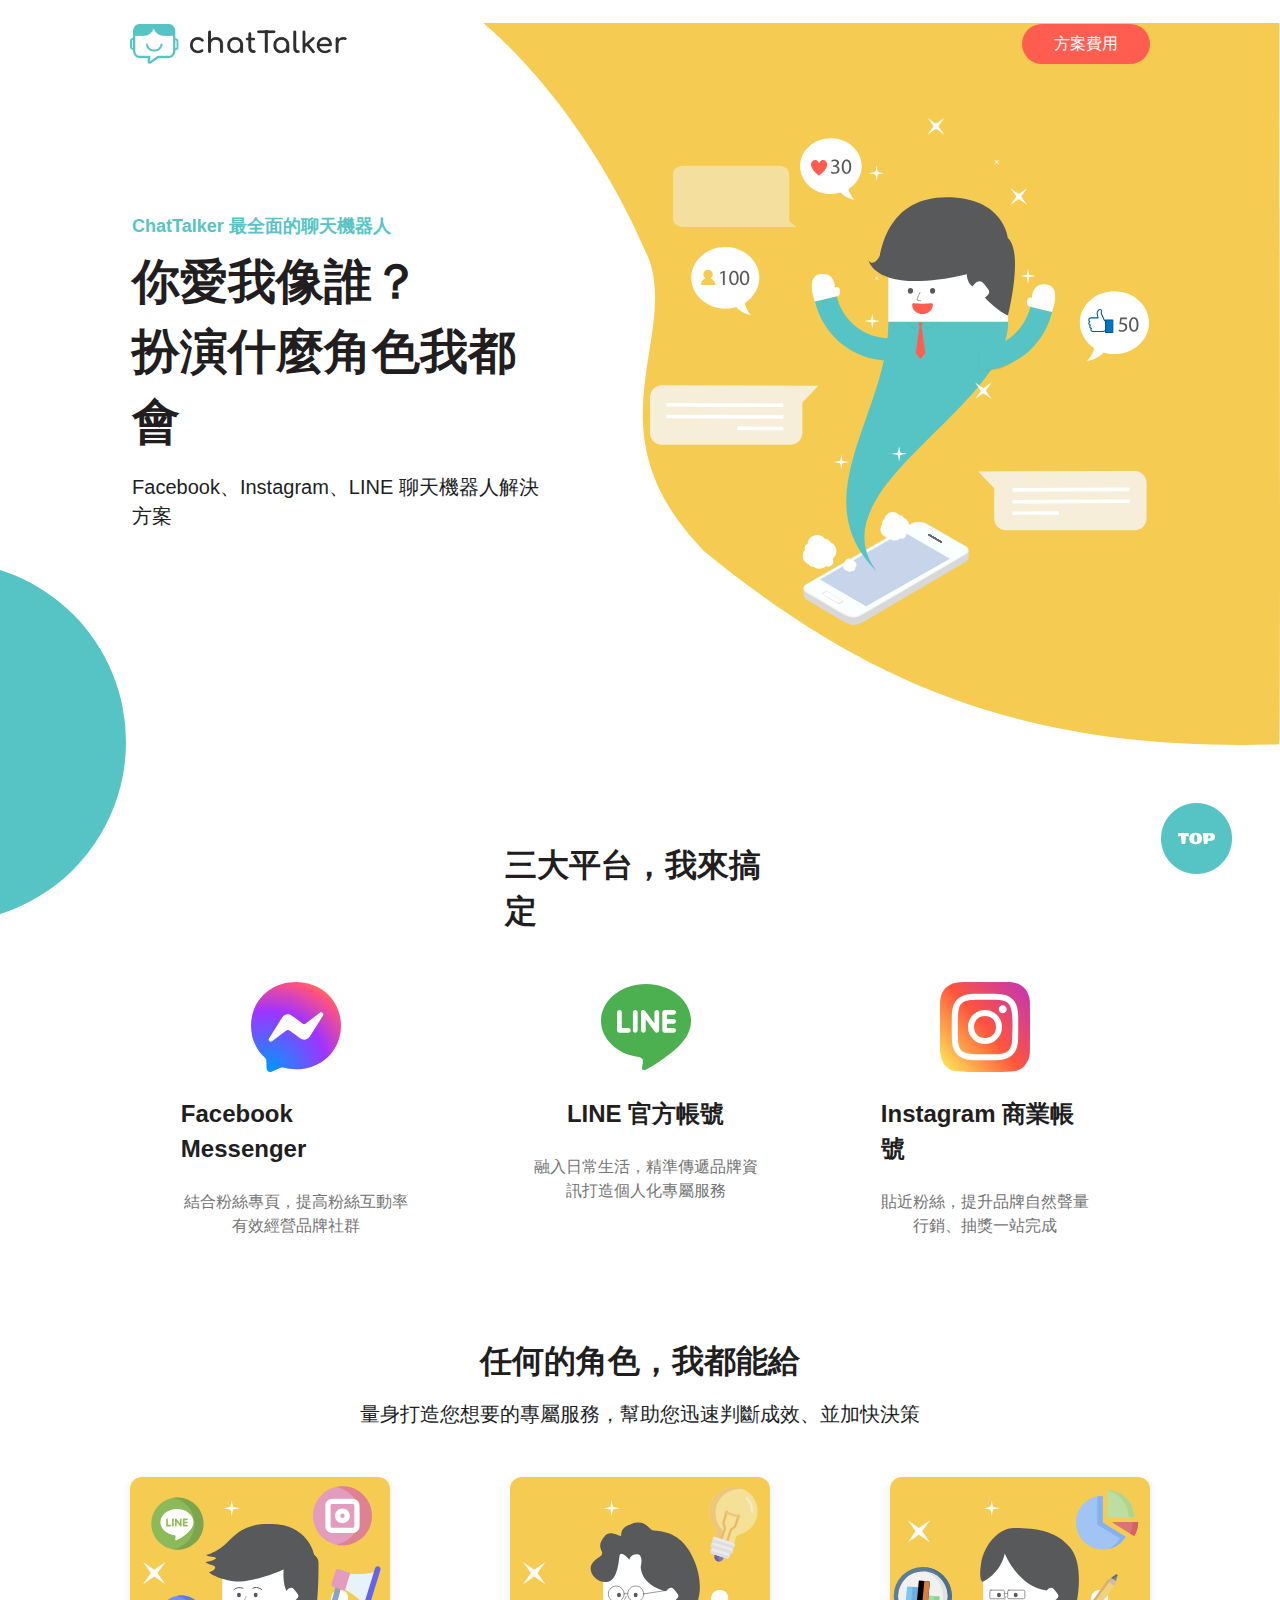
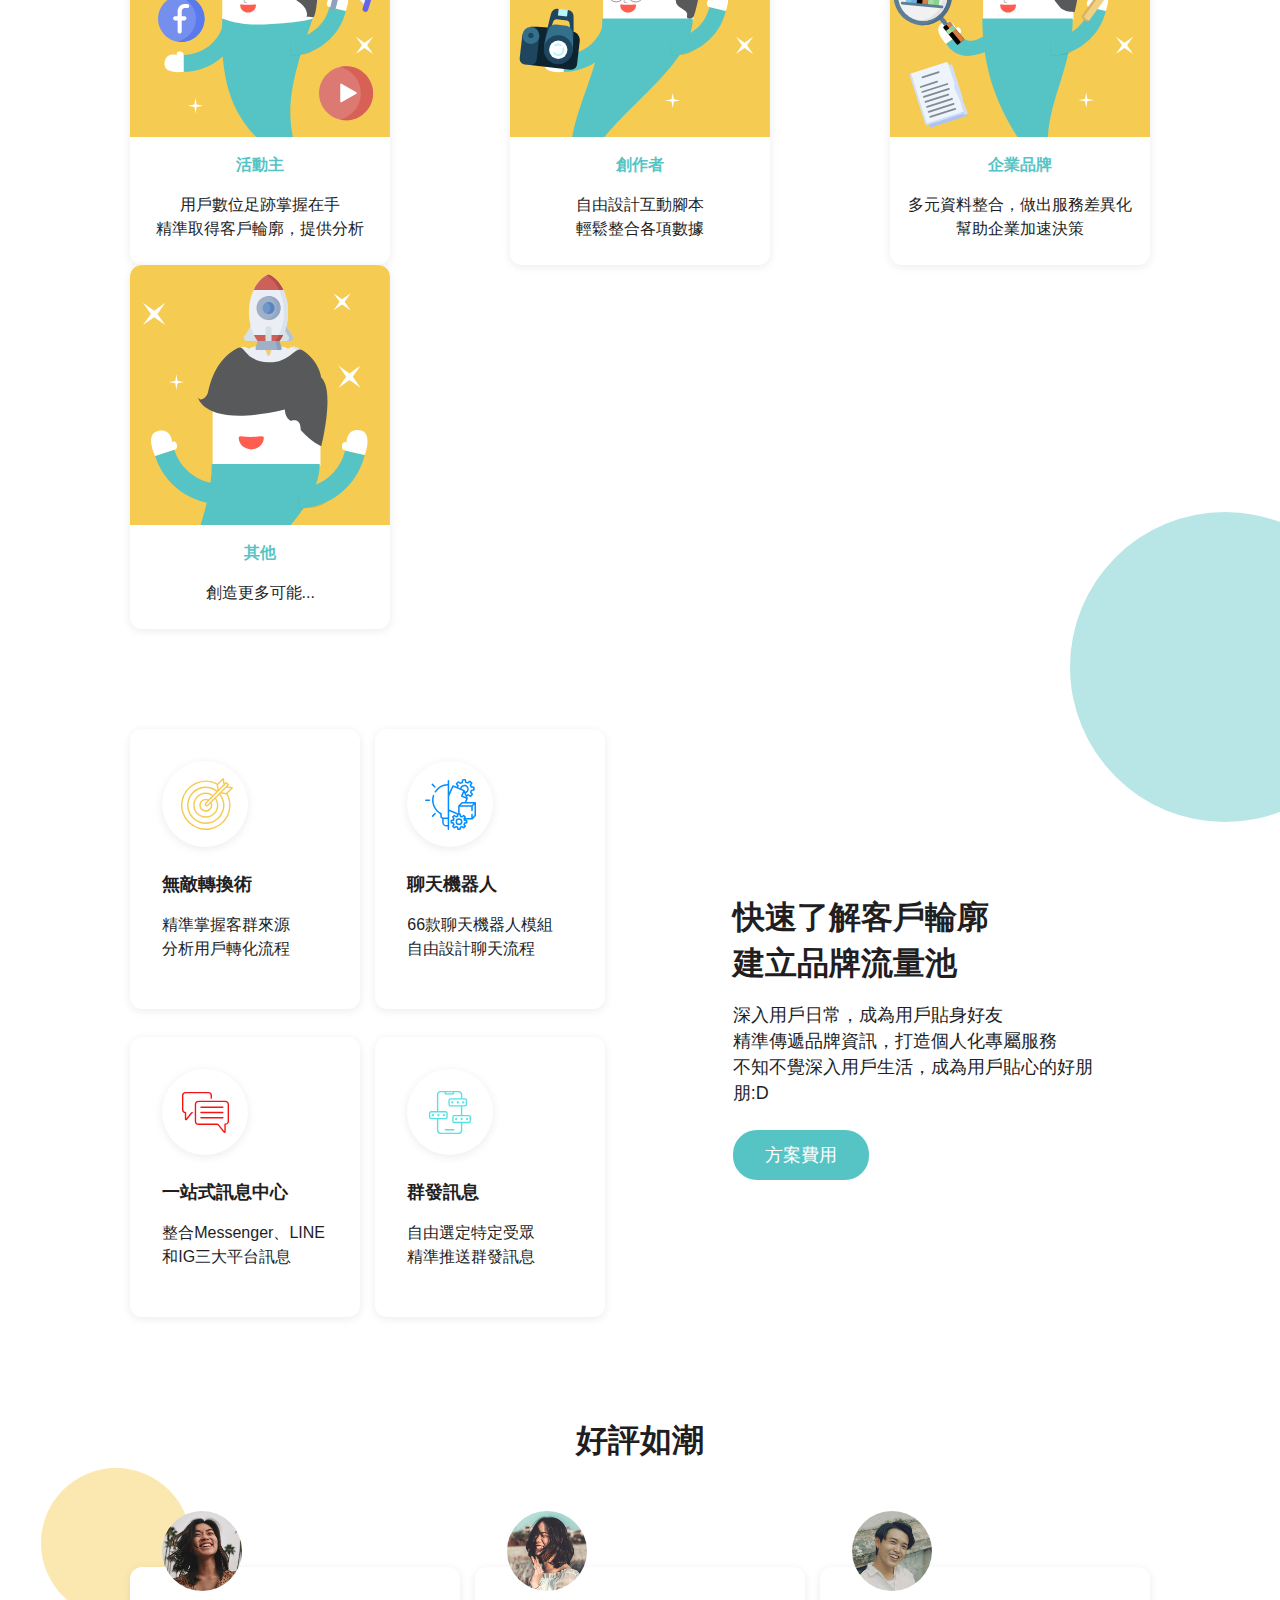
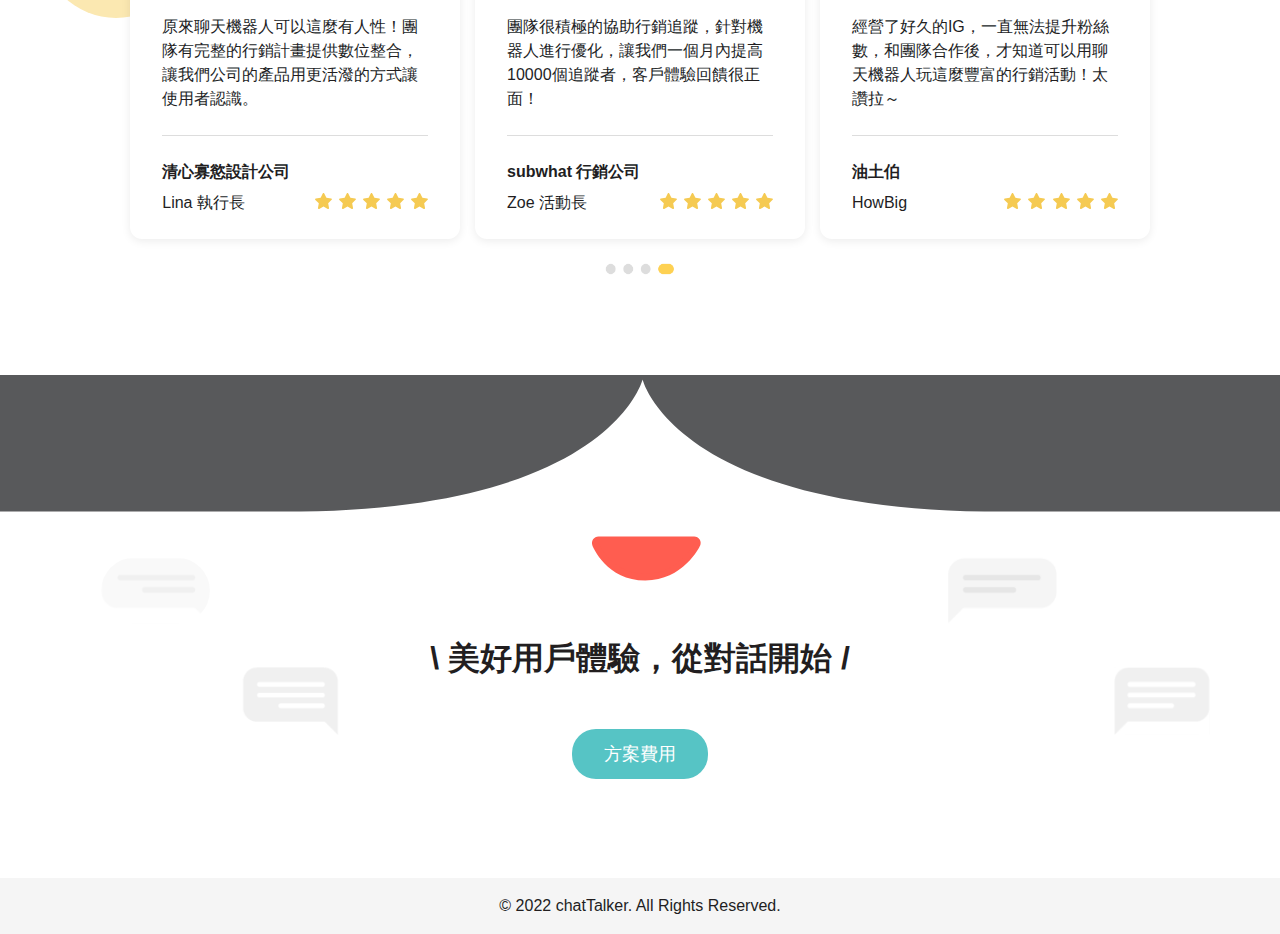
<file: index.html>
<!DOCTYPE html>
<html lang="en">
<head>
    <meta charset="UTF-8">
    <meta http-equiv="X-UA-Compatible" content="IE=edge">
    <meta name="viewport" content="width=device-width, initial-scale=1.0">
    <title>Document</title>
    <link rel="stylesheet" href="style.css">
</head>
<body>
    <div class="container">
        <div class="header">
            <div class="banner">
                <div class="logo">
                    <a href="index.html">
                        <img src="images/logo.png">
                    </a>
                </div>
                <div class="buttom">
                    <a href="fee.html">方案費用</a>
                </div>
            </div>
            <div class="content">
                <div class="text">
                    <h5>ChatTalker 最全面的聊天機器人</h5>
                    <h1>你愛我像誰？<br>扮演什麼角色我都會</h1>
                    <h4>Facebook、Instagram、LINE 聊天機器人解決方案</h4>
                </div>
                <img src="images/home.svg">
            </div>
            <div class="header_background"></div>
        </div>
        <div class="main">
            <div class="platform">
                <h2>三大平台，我來搞定</h2>
                <ul>
                    <li class="group group1">
                        <img src="images/messenger.svg" alt="">
                        <h3>Facebook Messenger</h3>
                        <p>結合粉絲專頁，提高粉絲互動率 有效經營品牌社群</p>
                    </li>
                    <li class="group group2">
                        <img src="images/line.svg" alt="">
                        <h3>LINE 官方帳號</h3>
                        <p>融入日常生活，精準傳遞品牌資訊打造個人化專屬服務</p>
                    </li>
                    <li class="group group3">
                        <img src="images/instagram.svg" alt="">
                        <h3>Instagram 商業帳號</h3>
                        <p>貼近粉絲，提升品牌自然聲量行銷、抽獎一站完成</p>
                    </li>
                </ul>
                <div class="ball01"></div>
            </div>
            <div class="charactor">
                <h2>任何的角色，我都能給</h2>
                <h4>量身打造您想要的專屬服務，幫助您迅速判斷成效、並加快決策</h4>
                <ul>
                    <li class="item">
                        <img src="images/ch01.svg">
                        <p class="color_bold">活動主</p>
                        <p>用戶數位足跡掌握在手<br>精準取得客戶輪廓，提供分析</p>
                    </li>
                    <li class="item">
                        <img src="images/ch02.svg">
                        <p class="color_bold">創作者</p>
                        <p>自由設計互動腳本<br>輕鬆整合各項數據</p>
                    </li>
                    <li class="item">
                        <img src="images/ch03.svg">
                        <p class="color_bold">企業品牌</p>
                        <p>多元資料整合，做出服務差異化<br>幫助企業加速決策</p>
                    </li>
                    <li class="item item4_bottom_distance">
                        <img src="images/ch04.svg">
                        <p class="color_bold">其他</p>
                        <p>創造更多可能...</p>
                    </li>
                </ul>
                <div class="ball02"></div>
            </div>
            <div class="features">
                <div class="left">
                    <ul>
                        <li class="list list1">
                            <div class="shadow"><img src="images/icon01.svg"></div>
                            <h5>無敵轉換術</h5>
                            <p>精準掌握客群來源<br>分析用戶轉化流程</p>
                        </li>
                        <li class="list list2">
                            <div class="shadow"><img src="images/icon02.svg"></div>
                            <h5>聊天機器人</h5>
                            <p>66款聊天機器人模組<br>自由設計聊天流程</p>
                        </li>
                        <li class="list list3">
                            <div class="shadow"><img src="images/icon03.svg"></div>
                            <h5>一站式訊息中心</h5>
                            <p>整合Messenger、LINE<br>和IG三大平台訊息</p>
                        </li>
                        <li class="list list4">
                            <div class="shadow"><img src="images/icon04.svg"></div>
                            <h5>群發訊息</h5>
                            <p>自由選定特定受眾<br>精準推送群發訊息</p>
                        </li>
                    </ul>
                </div>
                <div class="right">
                    <h2>快速了解客戶輪廓<br>建立品牌流量池</h2>
                    <h5>深入用戶日常，成為用戶貼身好友<br>精準傳遞品牌資訊，打造個人化專屬服務<br>不知不覺深入用戶生活，成為用戶貼心的好朋朋:D</h5>
                    <a class="fee" href="fee.html">方案費用</a>
                </div>
            </div>
            <div class="comment">
                <h2>好評如潮</h2>
                <ul class="client">
                    <li class="user user1">
                        <img class="photo" src="images/user01.jpg">
                        <div class="inside">
                            <p class="words">原來聊天機器人可以這麼有人性！團隊有完整的行銷計畫提供數位整合，讓我們公司的產品用更活潑的方式讓使用者認識。</p>
                            <p class="company_name">清心寡慾設計公司</p>
                            <p class="title">Lina 執行長</p>
                            <ul class="star">
                                <li><img src="images/icon_star.svg"></li>
                                <li><img src="images/icon_star.svg"></li>
                                <li><img src="images/icon_star.svg"></li>
                                <li><img src="images/icon_star.svg"></li>
                                <li><img src="images/icon_star.svg"></li>
                            </ul>
                        </div>
                    </li>
                    <li class="user user2">
                        <img  class="photo" src="images/user02.jpg">
                        <div class="inside">
                            <p class="words">團隊很積極的協助行銷追蹤，針對機器人進行優化，讓我們一個月內提高10000個追蹤者，客戶體驗回饋很正面！</p>
                            <p class="company_name">subwhat 行銷公司</p>
                            <p class="title">Zoe 活動長</p>
                            <ul class="star">
                                <li><img src="images/icon_star.svg"></li>
                                <li><img src="images/icon_star.svg"></li>
                                <li><img src="images/icon_star.svg"></li>
                                <li><img src="images/icon_star.svg"></li>
                                <li><img src="images/icon_star.svg"></li>
                            </ul>
                        </div>
                    </li>
                    <li class="user user3">
                        <img class="photo" src="images/user03.jpg">
                        <div class="inside">
                            <p class="words">經營了好久的IG，一直無法提升粉絲數，和團隊合作後，才知道可以用聊天機器人玩這麼豐富的行銷活動！太讚拉～</p>
                            <p class="company_name">油土伯</p>
                            <p class="title">HowBig</p>
                            <ul class="star">
                                <li><img src="images/icon_star.svg"></li>
                                <li><img src="images/icon_star.svg"></li>
                                <li><img src="images/icon_star.svg"></li>
                                <li><img src="images/icon_star.svg"></li>
                                <li><img src="images/icon_star.svg"></li>
                            </ul>
                        </div>
                    </li>
                </ul>
                <img width="70px" height="10px" src="images/dots.png">
                <div class="ball03"></div>
            </div>
        </div>
        <div class="footer">
            <h2>\ 美好用戶體驗，從對話開始 /</h2>
            <a  class="fee" href="fee.html">方案費用</a>
        </div>
        <div class="copyright">
            <p>© 2022 chatTalker. All Rights Reserved.</p>
        </div>
        <a class="top" href=""><img src="images/top.png"></a>
    </div>
    
</body>
</html>
</file>
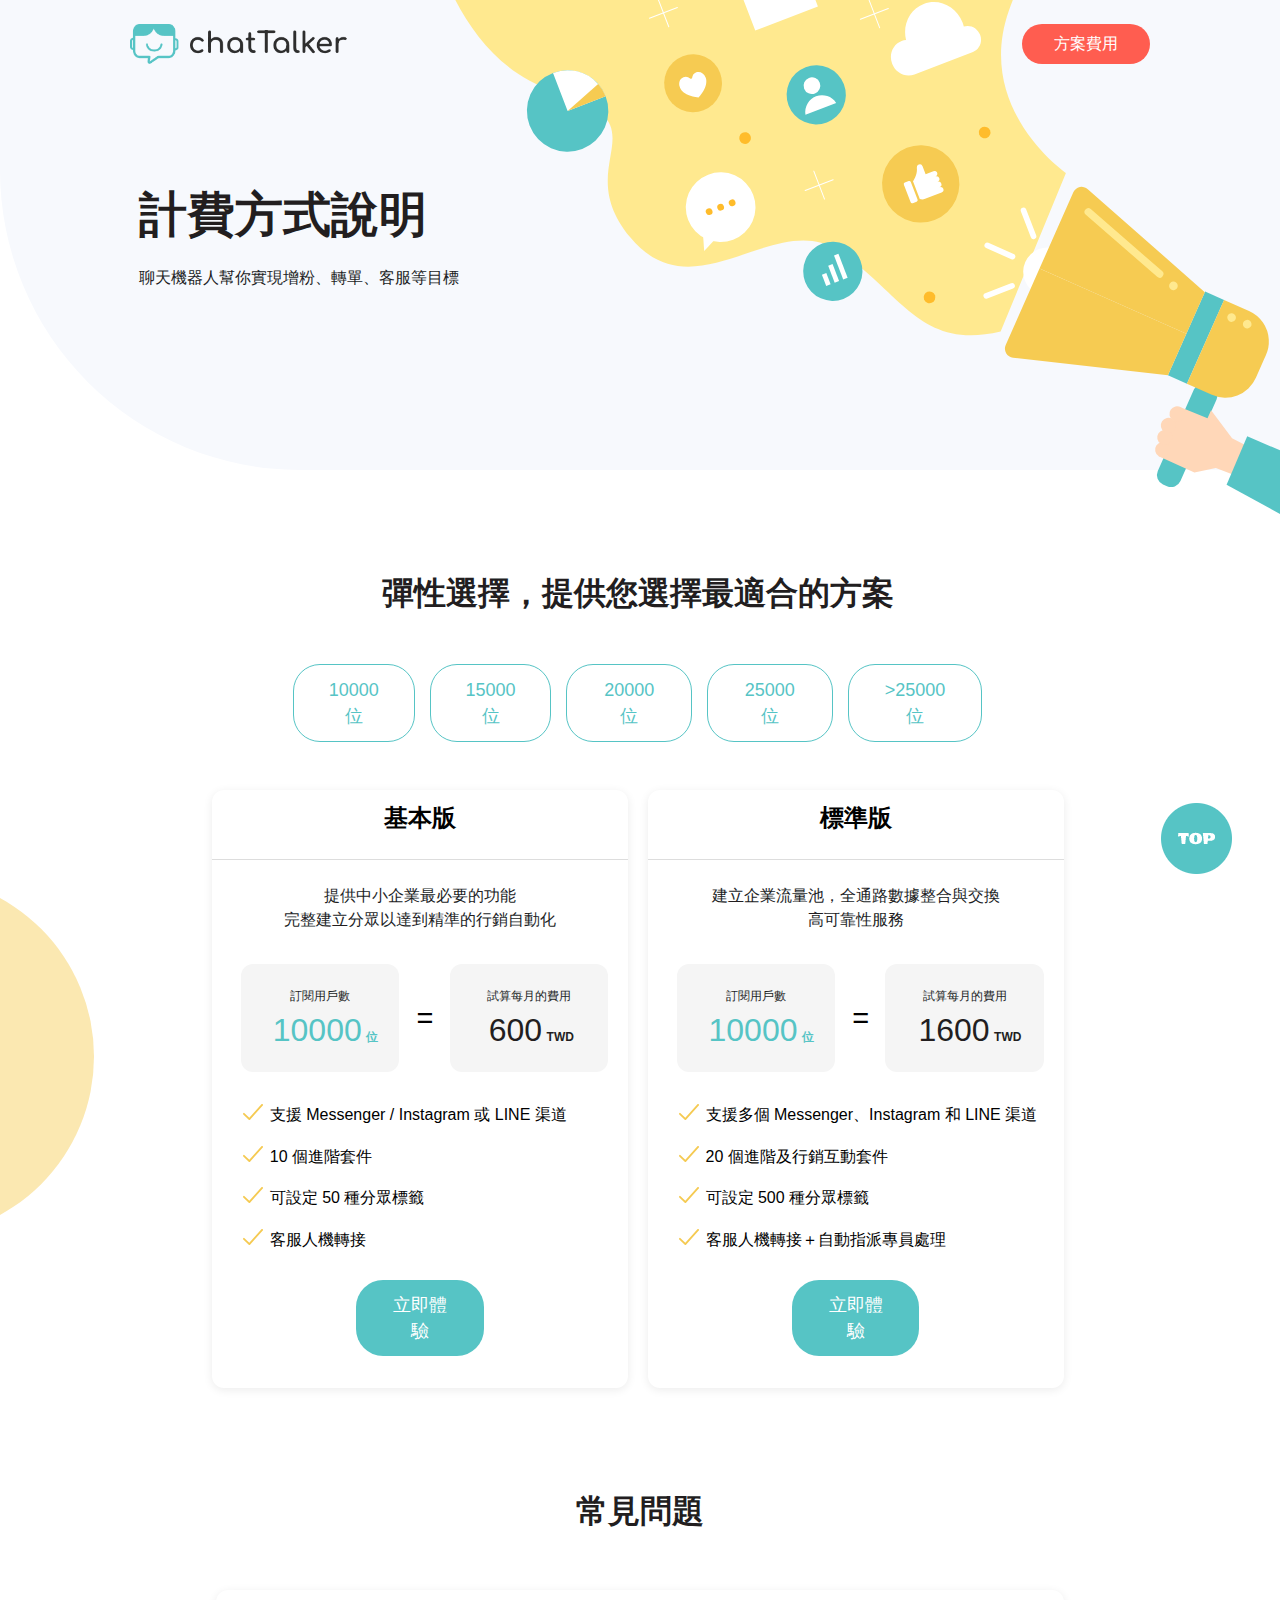
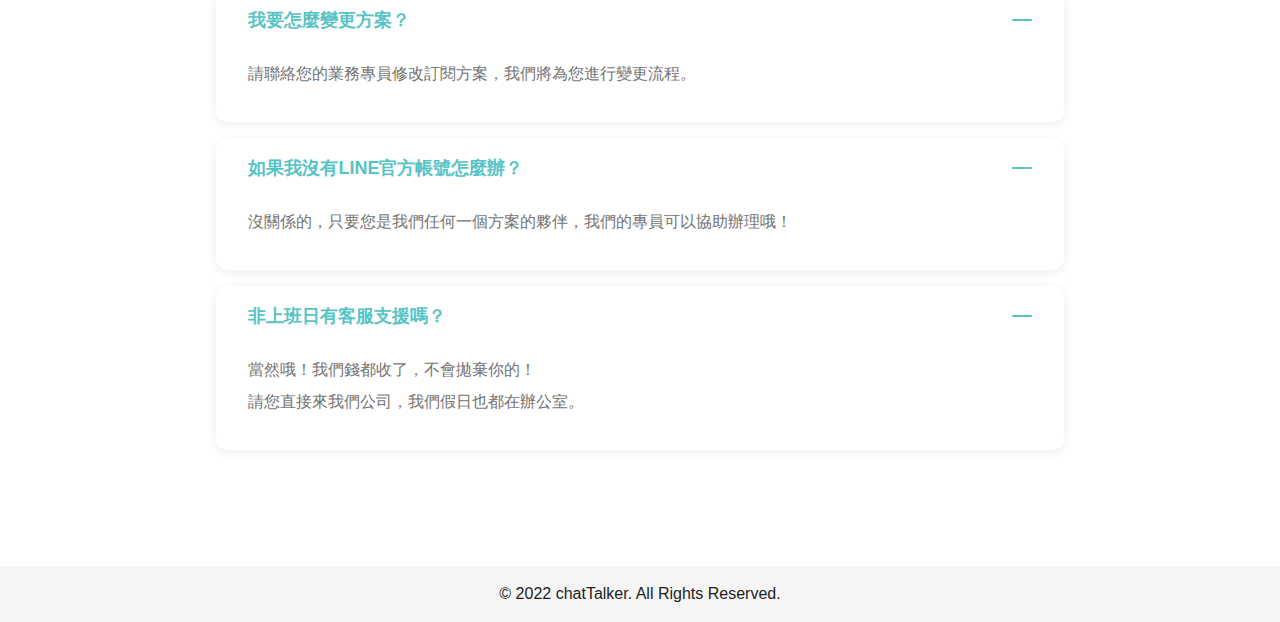
<file: fee.html>
<!DOCTYPE html>
<html lang="en">
<head>
    <meta charset="UTF-8">
    <meta http-equiv="X-UA-Compatible" content="IE=edge">
    <meta name="viewport" content="width=device-width, initial-scale=1.0">
    <title>Document</title>
    <link rel="stylesheet" href="style_fee.css">
</head>
<body>
    <div class="container">
        <div class="header">
            <div class="banner">
                <div class="logo">
                    <a href="index.html">
                        <img src="images/logo.png">
                    </a>
                </div>
                <div class="buttom">
                    <a href="fee.html">方案費用</a>
                </div>
            </div>
            <div class="text">
                <h1>計費方式說明</h1>
                <p>聊天機器人幫你實現增粉、轉單、客服等目標</p>
            </div>
            <div class="speaker"></div>
            <div class="gray_background"></div>
        </div>
        <div class="content">
            <h2>彈性選擇，提供您選擇最適合的方案</h2>
            <ul class="number">
                <li class="number1"><button>10000位</button></li>
                <li class="number2"><button>15000位</button></li>
                <li class="number3"><button>20000位</button></li>
                <li class="number4"><button>25000位</button></li>
                <li class="number5"><button>>25000位</button></li>
            </ul>
            <div class="statement">
                <div class="option twoOptionDistance">
                    <h3>基本版</h3>
                    <p>提供中小企業最必要的功能<br>完整建立分眾以達到精準的行銷自動化</p>
                    <div class="calculate">
                        <div class="subscribe">
                            <p  class="subscribe_title">訂閱用戶數</p>
                            <p class="subscribe_number">10000</p>
                            <p class="subscribe_unit">位</p>
                        </div>
                        <div class="equal">=</div>
                        <div class="money_per_month">
                            <p class="money_title">試算每月的費用</p>
                            <p class="money_basic">600</p>
                            <p class="money_unit">TWD</p>
                        </div>    
                    </div>
                    <ul class="provide_basic" style="list-style-image:url('images/icon_check.svg');">
                        <li>支援 Messenger / Instagram 或 LINE 渠道</li>
                        <li>10 個進階套件</li>
                        <li>可設定 50 種分眾標籤</li>
                        <li>客服人機轉接</li>
                    </ul>
                    <button>立即體驗</button> 
                </div>
                <div class="option">
                    <h3>標準版</h3>
                    <p>建立企業流量池，全通路數據整合與交換<br>高可靠性服務</p>
                    <div class="calculate">
                        <div class="subscribe">
                            <p class="subscribe_title">訂閱用戶數</p>
                            <p class="subscribe_number">10000</p>
                            <p class="subscribe_unit">位</p>
                        </div>
                        <div class="equal">=</div>
                        <div class="money_per_month">
                            <p class="money_title">試算每月的費用</p>
                            <p class="money_standard">1600</p>
                            <p class="money_unit">TWD</p>
                        </div>
                    </div>
                    <ul class="provide_standard" style="list-style-image:url('images/icon_check.svg');">
                        <li>支援多個 Messenger、Instagram 和 LINE 渠道</li>
                        <li>20 個進階及行銷互動套件</li>
                        <li>可設定 500 種分眾標籤</li>
                        <li>客服人機轉接＋自動指派專員處理</li>
                    </ul>
                    <button>立即體驗</button>   
                </div>
            </div>
        </div>
        <div class="footer">
            <h2>常見問題</h2>
            <div class="question_frame">
                <div class="each_question">
                    <div class="question_area">
                        <div class="question">
                            <a class="justify_between">
                                <h4>我要怎麼變更方案？</h4>
                                <div class="open_close"></div>
                            </a>
                        </div>
                        <div class="answer">
                            <p>請聯絡您的業務專員修改訂閱方案，我們將為您進行變更流程。</p>
                        </div>
                    </div>
                </div>
                <div class="each_question">
                    <div class="question_area">
                        <div class="question">
                            <a class="justify_between">
                                <h4>如果我沒有LINE官方帳號怎麼辦？</h4>
                                <div class="open_close"></div>
                            </a>
                        </div>
                        <div class="answer">
                            <p>沒關係的，只要您是我們任何一個方案的夥伴，我們的專員可以協助辦理哦！</p>
                        </div>
                    </div>
                </div>
                <div class="each_question">
                    <div class="question_area">
                        <div class="question">
                            <a class="justify_between">
                                <h4>非上班日有客服支援嗎？</h4>
                                <div class="open_close"></div>
                            </a>
                        </div>
                        <div class="answer">
                            <p>當然哦！我們錢都收了，不會拋棄你的！<br>請您直接來我們公司，我們假日也都在辦公室。</p>
                        </div>
                    </div>
                </div>
            </div>
        </div>
        <div class="copyright">
            <p>© 2022 chatTalker. All Rights Reserved.</p>
        </div>
        <div class="ball03"></div>
        <a class="top" href=""><img src="images/top.png"></a>
    </div>
    
</body>
</html>
</file>
<file: style.css>
/* http://meyerweb.com/eric/tools/css/reset/ 
   v2.0 | 20110126
   License: none (public domain)
*/

html, body, div, span, applet, object, iframe,
h1, h2, h3, h4, h5, h6, p, blockquote, pre,
a, abbr, acronym, address, big, cite, code,
del, dfn, em, img, ins, kbd, q, s, samp,
small, strike, strong, sub, sup, tt, var,
b, u, i, center,
dl, dt, dd, ol, ul, li,
fieldset, form, label, legend,
table, caption, tbody, tfoot, thead, tr, th, td,
article, aside, canvas, details, embed, 
figure, figcaption, footer, header, hgroup, 
menu, nav, output, ruby, section, summary,
time, mark, audio, video {
	margin: 0;
	padding: 0;
	border: 0;
	font-size: 100%;
	font: inherit;
	vertical-align: baseline;
}
/* HTML5 display-role reset for older browsers */
article, aside, details, figcaption, figure, 
footer, header, hgroup, menu, nav, section {
	display: block;
}
body {
	line-height: 1;
	font-family: 'Noto Sans TC', sans-serif;
}
ol, ul {
	list-style: none;
}
blockquote, q {
	quotes: none;
}
blockquote:before, blockquote:after,
q:before, q:after {
	content: '';
	content: none;
}
table {
	border-collapse: collapse;
	border-spacing: 0;
}
img {
	max-width: 100%;
	height: auto;
}
.container {
	max-width: 1366px;
	margin: 0 auto;
	position: relative;
}
.header {
	width: 79.42899%;
	padding: 118px 10.248902% 117px 10.322108%;
	position: relative;
}
.header_background {
	width: 62.298682%;
	height: 768px;
	background-image: url(images/bg_home.svg);
	background-size: contain;
	background-repeat: no-repeat;
	background-position: right;
	position: absolute;
	top: 0;
	right: 0;
	z-index: 10;
}
.banner {
	width: 79.648609%;
	display: flex;
	justify-content: space-between;
	align-items: center;
	padding: 24px 10.175695% 24px 10.175695%;
	position: absolute;
	left: 0;
	top: 0;
	z-index: 20;
}
.logo {
	width: 218px;
	height: 40px;
}
.buttom {
	width: 128px;
	height: 40px;
	border-radius: 20px;
	background-color: #FF5D50;
}
.buttom a {
	width: 64px;
	line-height: 24px;
	color: #ffffff;
	text-decoration: none;
	border-radius: 20px;
	padding: 8px 32px 8px 32px;
	display: block;
}
.content {
	width: 100%;
	display: flex;
	justify-content: space-between;
	align-items: center;
	position: relative;
	z-index: 20;
}
.text {
	width: 41.751152%;
	z-index: 20;
}
h5 {                                 /*h5*/
	font-size: 18px;
	line-height: 26px;
	color: #221E1F;
}
.text h5 {
	font-weight: bold;
	color: #56C4C5;
	margin-bottom: 8px;
}
.text h1 {
	font-size: 48px;
	line-height: 70px;
	font-weight: bold;
	color: #221E1F;
	margin-bottom: 16px;
}
h4 {                                 /*h4*/
	font-size: 20px;
	line-height: 29px;
	color: #221E1F;
}
.content img {
	width: 49.032258%;

}
.main {
	width: 100%;
	padding-top: 100px;
}
.platform {
	width: 70.937042%;  /*969px*/
	position: relative;
	margin-left: 14.128843%;
	margin-right: 14.934114%;
}
.ball01 {
	width: 138px;
	height: 360px;
	background: url(images/ball01.svg) right;
	position: absolute;
	top: -280px;
	left: -193px;
}
h2 {                                  /*h2*/
	font-size: 32px;
	font-weight: bold;
	line-height: 46px;
	color: #221E1F;
	display: inline-block;
}
.platform h2 {
	margin-bottom: 48px;
	margin-left: 35.706914%;
	margin-right: 34.571723%;
}
.platform ul {
	width: 100%;
	display: flex;
	justify-content: space-between;
}
.group {
	display: flex;
	flex-direction: column;
	align-items: center;
}
.group1 {
	width: 25.283798%;
}
.group2 {
	width: 24.767802%;
}
.group3 {
	width: 22.910217%;
}
.platform ul img {
	height: 90px;
}
h3 {                                  /*h3*/
	font-size: 24px;
	font-weight: bold;
	line-height: 35px;
	color: #221E1F;
	margin-top: 24px;
	margin-bottom: 24px;
}
p {                                   /*p*/
	font-size: 16px;
	line-height: 24px;
	color: #221E1F;
}
.platform p {
	color: #747474;
	text-align: center;
}
.charactor {
	width: 79.648609%;
	margin-left: 10.175695%;
	margin-top: 100px;
	display: flex;
	flex-direction: column;
	align-items: center;
	position: relative;
}
.ball02 {
	width: 210px;
	height: 310px;
	background-image: url(images/ball02.svg);
	background-size: cover;
	position: absolute;
	bottom: -193px;
	right: -12.775735%
}
.charactor h2 {
	margin-bottom: 16px;
}
.charactor ul {
	width: 100%;
	display: flex;
	justify-content: space-between;
	flex-wrap: wrap;
	margin-top: 48px;
	z-index: 20;
}
.item {
	width: 260px;
	background: #FFFFFF 0% 0% no-repeat padding-box;
	box-shadow: 0px 2px 10px #00000014;
	border-radius: 12px;
	display: flex;
	flex-direction: column;
	align-items: center;
	padding-bottom: 24px;
}
.item img{
	border-radius: 12px 12px 0 0;
}
.color_bold {
	color: #56C4C5;
	font-weight: bold;
	margin-top: 16px;
	margin-bottom: 16px;
}
.item p {
	text-align: center;
}
.features {
	width: 76.061493%;
	margin-top: 100px;
	margin-left: 10.175695%;
	margin-right: 13.762811%;
	display: flex;
	justify-content: space-between;
}
.left {
	width: 48.79692%;
}
.left ul {
	display: flex;
	justify-content: space-between;
	align-content: space-between;
	flex-wrap: wrap;
}
.list {
	width: 166px;
	height: 200px;
	padding: 32px 32px 48px 32px;
	background: #FFFFFF;
	box-shadow: 0px 2px 10px #00000014;
	border-radius: 12px;
}
.list1, .list2 {
	margin-bottom: 28px;
}
.shadow {
	width: 86px;
	height: 86px;
	border-radius: 100%;
	background: #FFFFFF;
	box-shadow: 0px 2px 10px #00000014;
}
.list1 img {
	padding: 17px 15px 17px 19px;
}
.list2 img {
	padding: 17.5px 18px 17.5px 18px;
}
.list3 img {
	padding: 22.5px 20px 22.5px 20px;
}
.list4 img {
	padding: 21.5px 22px 21.5px 22px;
}
.list h5 {
	margin-top: 24px;
	margin-bottom: 16px;
	font-weight: bold;
}
.right {
	width: 38.113571%;
	margin-top: 165px;
}
.right h2 {
	margin-bottom: 16px;
}
.right h5 {
	margin-bottom: 24px;
}
.fee {
	font-size: 18px;
	line-height: 26px;
	text-decoration: none;
	color: #ffffff;
	background: #56C4C5;
	border-radius: 24px;
	padding: 12px 32px 12px 32px;
	display: inline-block;
}
.comment {
	width: 79.648609%;
	margin-left: 10.175695%;
	margin-top: 100px;
	display: flex;
	flex-direction: column;
	align-items: center;
	position: relative;
}
.client {
	width: 100%;
	margin-top: 48px;
	margin-bottom: 24px;
	display: flex;
	justify-content: space-between;
}
.user {
	width: 32.352941%;
	position: relative;
	z-index: 20;
}
.inside {
	padding: 48px 32px 24px 32px;
	margin-top: 56px;
	background: #FFFFFF;
	box-shadow: 0px 2px 10px #00000014;
	border-radius: 12px;
}
.words {
	border-bottom: 1px solid #DDDDDD;
	padding-bottom: 24px;
	margin-bottom: 24px;
}
.company_name {
	font-weight: bold;
}
.title {
	margin-top: 7px;
	display: inline-block;
}
.photo {
	width: 80px;
	height: 80px;
	border-radius: 100%;
	position: absolute;
	left: 32px;
}
.star {
	width: 34.375%;
	display: flex;
	justify-content: space-between;
	position: absolute;
	right: 32px;
	bottom: 27.15px;
}
.star img {
	width: 17px;
	height: 16px;
}
.ball03 {
	width: 150px;
	height: 150px;
	background-image: url(images/ball03.svg);
	background-size: cover;
	position: absolute;
	left: -89px;
	top: 51px;
}
.footer {
	width: 100%;
	height: 503px;
	display: flex;
	flex-direction: column;
	align-items: center;
	background-image: url(images/home_footer.svg);
	background-repeat: no-repeat;
	background-size: contain; 
	margin-top: 100px;
}
.footer h2 {
	margin-top: 260px;
	margin-bottom: 48px;
}
.copyright {
	width: 100%;
	height: 56px;
	background: #F5F5F5;
	display: flex;
	justify-content: center;
	align-items: center;
}
.top {
	position: fixed;
	right: 48px;
	bottom: 23px;
	z-index: 20;
}
.list1 {order: 1;}
.list2 {order: 2;}
.list3 {order: 3;}
.list4 {order: 4;}

@media (max-width: 375px) {
	.list2 {order: 3;}
	.list3 {order: 2;}
	.text h1 {
		font-size: 32px;
		line-height: 46px;
	}
	h2 {
		font-size: 28px;
		line-height: 40px;
		text-align: center;
	}
	h3 {
		font-size: 18px;
		line-height: 26px;
	}
	h4 {
		font-size: 16px;
		line-height: 24px;
	}
	h5 {
		font-size: 16px;
		line-height: 24px;
		color: #221E1F;
	}
	.header {
		width: 335px;
		padding: 104px 20px 38.5px 20px;
		margin-bottom: 60px;
	}
	.banner {
		width: 335px;
		padding: 16px 20px 16px 20px;
		margin-bottom: 32px;
		border-bottom: 2px solid #FFD153;
	}
	.logo {
		width: 131px;
		height: 24px;
	}
	.content {
		flex-direction: column;
	}
	.text {
		width: 335px;
	}
	.content img {
		width: 304px;
		height: 305px;
		margin-top: 32px;
	}
	.header_background {
		width: 334px;
		height: 245px;
		background-image: url(images/bg_home_sm.svg);
		top: 391px;
		right: 21px;
	}
	.main {
		padding-top: 0px;
	}
	.platform {
		width: 314px;
		margin-left: 0;
		margin-right: 61px;
	}
	.platform ul {
		width: 100%;
		margin-left: 0;
		margin-right: 0;
	}
	.ball01 {
		width: 49px;
		height: 126px;
		top: 15px;
		left: 0;
		background-size: cover;
	}
	.platform h2 {
		margin-bottom: 32px;
		margin-left: 62px;
		margin-right: 0;
	}
	.platform ul {
		flex-wrap: wrap;
	}
	.group1 {
		width: 228px;
		margin-left: 74px;
		margin-right: 12px;
	}
	.group2 {
		width: 240px;
		margin-top: 24px;
		margin-bottom: 24px;
		margin-left: 68px;
		margin-right: 6px;
	}
	.group3 {
		width: 212px;
		margin-left: 82px;
		margin-right: 20px;
	}
	.platform ul img {
		height: 60px;
	}
	.platform h3 {
		margin-top: 16px;
		margin-bottom: 16px;
	}
	.charactor {
		width: 355px;
		margin-top: 60px;
		margin-left: 20px;
	}
	.ball02 {
		width: 88px;
		height: 135px;
		bottom: 0;
		right: 0;
	}
	.charactor h4 {
		width: 334px;
		font-size: 18px;
		line-height: 26px;
		text-align: center;
	}
	.charactor ul {
		margin-top: 32px;
	}
	.item {
		margin-bottom: 24px;
		margin-left: 38px;
		margin-right: 57px;
	}
	.item4_bottom_distance {
		padding-bottom: 48px;
		margin-bottom: 32px;
	}
	.features {
		width: 335px;
		flex-direction: column-reverse;
		margin-top: 28px;
		margin-left: 20px;
		margin-right: 20px;
	}
	.right {
		width: 100%;
		margin-top: 0;
		display: flex;
		flex-direction: column;
		align-items: center;
	}
	.right h5 {
		margin-bottom: 16px;
		text-align: center;
	}
	.right p{
		text-align: center;
		margin-bottom: 16px;
	}
	.left {
		width: 100%;
		margin-top: 32px;
	}
	.list {
		width: 165px;
		padding: 32px 41px 48px 24px;
		margin-left: 53px;
		margin-right: 52px;
		margin-bottom: 24px;
	}
	.list4 {
		margin-bottom: 0;
	}
	.list h5 {
		margin-bottom: 20px;
	}
	.comment {
		width: 94.666667%;
		margin-left: 0;
		margin-right: 20px;
		margin-top: 60px;
	}
	.client {
		width: 100%;
		margin-top: 32px;
		margin-left: 20px;
		flex-wrap: wrap;
	}
	.user {
		width: 100%;
	}
	.user2, .user3 {
		display: none;
	}
	.inside {
		padding: 48px 17px 16px 16px;
	}
	.words {
		padding-bottom: 16px;
		margin-bottom: 16px;
	}
	.title {
		margin-top: 8px;
	}
	.ball03 {
		width: 77px;
		height: 153px;
		left: 0px;
		top: 40px;
		background-position: right;
	}
	.footer {
		background-image: url(images/footer_sm.svg);
		background-size: contain;
		margin-top: 60px;
	}
	.footer h2 {
		font-size: 24px;
		line-height: 35px;
	}
	.top {
		width: 50px;
		height: 50px;
		right: 16px;
		bottom: 16px;
	}
}
</file>
<file: style_fee.css>
/* http://meyerweb.com/eric/tools/css/reset/ 
   v2.0 | 20110126
   License: none (public domain)
*/

html, body, div, span, applet, object, iframe,
h1, h2, h3, h4, h5, h6, p, blockquote, pre,
a, abbr, acronym, address, big, cite, code,
del, dfn, em, img, ins, kbd, q, s, samp,
small, strike, strong, sub, sup, tt, var,
b, u, i, center,
dl, dt, dd, ol, ul, li,
fieldset, form, label, legend,
table, caption, tbody, tfoot, thead, tr, th, td,
article, aside, canvas, details, embed, 
figure, figcaption, footer, header, hgroup, 
menu, nav, output, ruby, section, summary,
time, mark, audio, video {
	margin: 0;
	padding: 0;
	border: 0;
	font-size: 100%;
	font: inherit;
	vertical-align: baseline;
}
/* HTML5 display-role reset for older browsers */
article, aside, details, figcaption, figure, 
footer, header, hgroup, menu, nav, section {
	display: block;
}
body {
	line-height: 1;
	font-family: 'Noto Sans TC', sans-serif;
}
ol, ul {
	list-style: none;
}
blockquote, q {
	quotes: none;
}
blockquote:before, blockquote:after,
q:before, q:after {
	content: '';
	content: none;
}
table {
	border-collapse: collapse;
	border-spacing: 0;
}
img {
	max-width: 100%;
	height: auto;
}
.container {
	max-width: 1366px;
	margin: 0 auto;
	position: relative;
}
.header {
	width: 100%;
	position: relative;
}
.gray_background {
	height: 470px;
	margin-bottom: 100px;
	background: #F7F9FD;
	border-radius: 0px 0px 0px 300px;
}
.speaker {
	width: 64.787701%;
	height: 559px;
	background-image: url(images/banner.svg);
	background-repeat: no-repeat;
	position: absolute;
	right: 0px;
}
.banner {
	width: 79.648609%;
	display: flex;
	justify-content: space-between;
	align-items: center;
	padding: 24px 10.175695% 24px 10.175695%;
	position: absolute;
	left: 0;
	top: 0;
	z-index: 20;
}
.logo {
	width: 218px;
	height: 40px;
}
.buttom {
	width: 128px;
	height: 40px;
	border-radius: 20px;
	background-color: #FF5D50;
}
.buttom a {
	line-height: 24px;
	color: #ffffff;
	text-decoration: none;
	border-radius: 20px;
	padding: 8px 32px 8px 32px;
	display: block;
}
.text {
	position: absolute;
	top: 180px;
	left: 139px;
	z-index: 20;
}
.text h1 {
	font-size: 48px;
	line-height: 70px;
	font-weight: bold;
	color: #221E1F;
	margin-bottom: 16px;
}
p {                             /*p*/
	font-size: 16px;
	line-height: 24px;
	color: #221E1F;
}
.content {
	width: 66.544656%;
	margin: 0 16.910688% 0 16.544656%;
	display: flex;
	flex-direction: column;
	align-items: center;
	position: relative;
	z-index: 20;
}
h2 {                                  /*h2*/
	font-size: 32px;
	font-weight: bold;
	line-height: 46px;
	color: #221E1F;
	display: inline-block;
}
.number {
	width: 80.968097%;
	display: flex;
	justify-content: space-between;
	margin-top: 48px;
}
.number1, .number2 {
	width: 17.663043%;
}
.number3, .number4 {
	width: 18.206522%;
}
.number5 {
	width: 19.565217%;
}
.number li button {
	font-size: 18px;
	line-height: 26px;
	color: #56C4C5;
	text-decoration: none;
	background: #ffffff;
	border: 1px solid #56C4C5;
	border-radius: 27px;
	padding: 12px 29px 12px 29px;
	display: block;
	cursor: pointer;
}
.number li button:hover {
	color: #ffffff;
	background: #56C4C5;
}
.statement {
	margin-top: 48px;
	width: 100%;
	display: flex;
	justify-content: space-between;
}
.option {
	width: 48.844884%;
	background: #FFFFFF 0% 0% no-repeat padding-box;
	box-shadow: 0px 2px 10px #00000014;
	border-radius: 12px;
}
h3 {
	font-size: 24px;
	font-weight: bold;
	line-height: 35px;
	text-align: center;
	padding-bottom: 24px;
	border-bottom: 1px solid #DDDDDD;
	margin: 10px 0 24px 0;
}
.option p {
	text-align: center;
}
.calculate {
	width: 88.288288%;
	margin: 32px 23px 32px 29px;
	display: flex;
	justify-content: space-between;
	align-items: center;
}
.equal {
	font-size: 29px;
	line-height: 42px;
	width: 16px;
}
.subscribe, .money_per_month {
	width: 43.112245%;
	height: 60px;
	background: #F5F5F5;
	border-radius: 12px;
	padding: 24px 0 24px 0;
}
.subscribe_title, .money_title {
	font-size: 12px;
	line-height: 17px;
}
.subscribe_number {
	font-size: 32px;
	line-height: 35px;
	color: #56C4C5;
	margin-top: 8px;
	display: inline-block;
	margin-left: 32px;
}
.subscribe_unit {
	display: inline;
	font-size: 12px;
	font-weight: bold;
	line-height: 17px;
	color: #56C4C5;
}
.money_basic, .money_standard {
	font-size: 32px;
	line-height: 35px;
	color: #221E1F;
	margin-top: 8px;
	display: inline-block;
}
.money_basic {
	margin-left: 39px;
}
.money_standard {
	margin-left: 33px;
}
.money_unit {
	display: inline;
	font-size: 12px;
	font-weight: bold;
	line-height: 17px;
}
.provide_basic, .provide_standard {
	height: 144px;
	margin: 0 56px 0 58px ;
	display: flex;
	flex-direction: column;
	justify-content: space-between;
}
.provide_basic {
	width: 78.828829%;
}
.provide_standard {
	width: 85.585586%;
}
.option button {
	font-size: 18px;
	line-height: 26px;
	color: #ffffff;
	background: #56C4C5;
	border-radius: 27px;
	padding: 12px 32px 12px 32px;
	display: inline-block;
	margin: 32px 34.684685% 32px 34.684685%;
	cursor: pointer;
	border: none;
	outline: none;
}
.footer {
	margin: 100px 16.910688% 100px 16.910688%;
	display: flex;
	flex-direction: column;
	align-items: center;
}
.question_frame {
	width: 100%;
	margin-top: 56px;
}
.each_question {
	margin-bottom: 16px;
}
.question_area {
	background: #FFFFFF;
	box-shadow: 0px 2px 10px #00000014;
	border-radius: 12px;
	padding: 16px 32px 32px 32px;
}
.justify_between {
	display: flex;
	justify-content: space-between;
	padding-bottom: 24px;
	text-decoration: none;
	align-items: center;
}
h4 {
	font-size: 18px;
	line-height: 28px;
	font-weight: bold;
	color: #56C4C5;
}
.open_close {
	width: 20px;
	height: 2px;
	background-image: url(images/icon_minus.svg);
	cursor: pointer;
}
.answer p {
	font-size: 16px;
	line-height: 32px;
	color: #747474;
}
.copyright {
	width: 100%;
	height: 56px;
	background: #F5F5F5;
	display: flex;
	justify-content: center;
	align-items: center;
}
.ball03 {
	width: 94px;
	height: 361px;
	background-image: url(images/ball03.svg);
	background-size: cover;
	background-position: right;
	position: absolute;
	top: 876px	
}
.top {
	position: fixed;
	right: 48px;
	bottom: 23px;
	z-index: 30;
}
@media (max-width: 375px) {
	.header {
		width: 100%;
		padding: 72px 0 0 0;
	}
	.banner {
		width: 89.333333%;
		padding: 16px 20px 16px 20px;
		border-bottom: 2px solid #FFD153;
	}
	.logo {
		width: 131px;
		height: 24px;
	}
	.gray_background {
		height: 495px;
		border-radius: 0px 0px 0px 150px;
		margin-bottom: 60px;
	}
	.speaker {
		width: 100%;
		height: 495px;
		background-image: url(images/banner_sm.svg);
	}
	.text {
		width: 89.333333%;
		position: absolute;
		top: 120px;
		left: 20px;
	}
	.text h1 {
		font-size: 32px;
		line-height: 46px;
	}
	.content {
		width: 100%;
		margin: 0;
	}
	h2 {
		font-size: 28px;
		line-height: 40px;
	}
	.content h2 {
		text-align: center;
		margin-left: 20px;
		margin-right: 20px;
	}
	.number {
		width: 89.333333%;
		margin-top: 24px;
		margin-left: 20px;
		margin-right: 20px;
		flex-wrap: wrap;
	}
	.number1, .number2,.number3, .number4, .number5 {
		width: 48%;
		margin-bottom: 24px;
		text-align: center;
	}
	.number li a {
		font-size: 16px;
		line-height: 24px;
		padding: 8px 16px 8px 16px;
		display: block;
	}
	.statement {
		margin-top: 8px;
		width:  89.333333%;
		flex-wrap: wrap;
		margin-left: 20px;
		margin-right: 20px;
	}
	.option {
		width: 100%;
	}
	h3 {
		padding-bottom: 20px;
		margin: 16px 0 20px 0;
	}
	.calculate {
		width: 90.447761%;
		margin: 24px 16px 27px 16px;
	}
	.equal {
		font-size: 24px;
		line-height: 35px;
		width: 13px;
	}
	.subscribe, .money_per_month {
		width: 45.874587%;
		height: 60px;
		padding: 16px 0 16px 0;
	}
	.subscribe_number {
		font-size: 28px;
		line-height: 32px;
		margin-left: 24px;
	}
	.money_basic, .money_standard {
		font-size: 28px;
		line-height: 32px;
	}
	.money_basic {
		margin-left: 37px;
	}
	.money_standard {
		margin-left: 29px;
	}.provide_basic, .provide_standard {
		width: 90.447761%;
		margin: 0 16px 0 16px;
		font-size: 14px;
		line-height: 20px;
	}
	.provide_basic li, .provide_standard li{
		margin-left: 32px;
	}
	.option button {
		margin: 35px 29% 24px 29%;
	}
	.twoOptionDistance {
		margin-bottom: 24px;
	}
	.footer {
		margin: 60px 21px 60px 20px;
	}
	.question_frame {
		margin-top: 32px;
	}
	.question_area {
		padding: 16px;
	}
	.justify_between {
		padding-bottom: 16px;
	}
	.ball03 {
		width: 96px;
		height: 204px;
		top: 1415px	
	}
	.top {
		width: 50px;
		height: 50px;
		right: 16px;
	}
}
</file>
